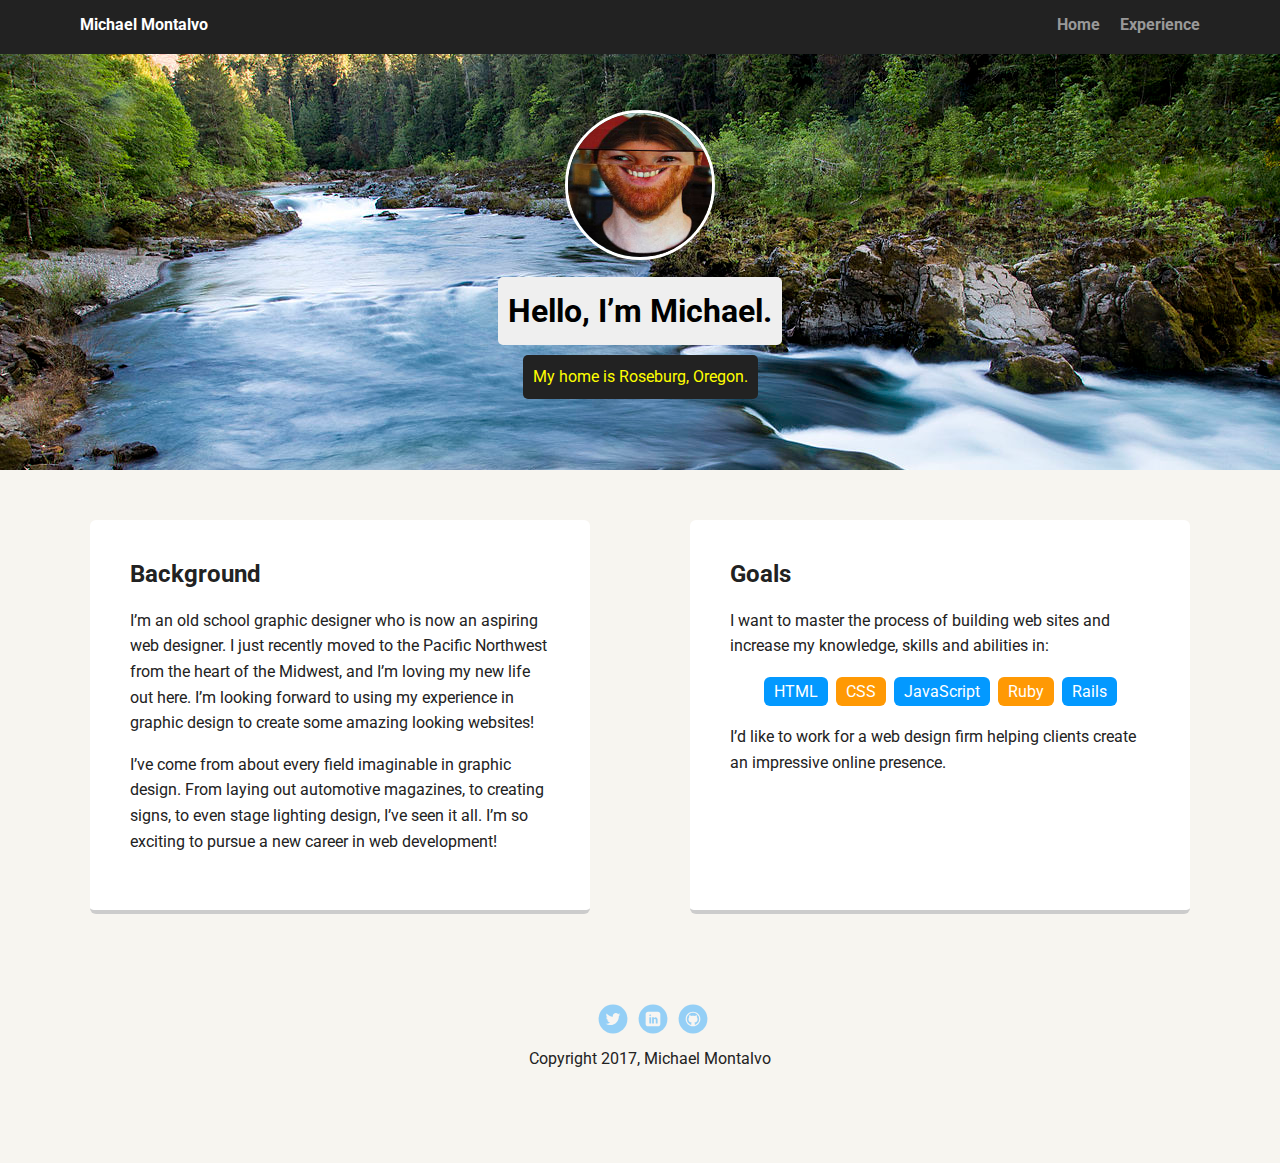
<file: index.html>
<!doctype html>
<html lang="en">
<head>
  <meta charset="utf-8">
  <title>Michael Montalvo's Profile</title>
  <meta name="viewport" content="width=device-width, initial-scale=1.0">
  <link rel="stylesheet" href="styles.css">
  <link href="https://fonts.googleapis.com/css?family=Muli%7CRoboto:400,300,500,700,900" rel="stylesheet"></head>
  <body>

    <div class="main-nav">
        <ul class="nav">
          <li class="name">Michael Montalvo</li>
          <li><a href="#">Home</a></li>
          <li><a href="#">Experience</a></li>
        </ul>
    </div>

    <header>
      <img src="images/me.png" alt="AFX Syro Face" class="profile-image">
      <h1 class="tag name">Hello, I’m Michael.</h1>
      <p class="tag location">My home is Roseburg, Oregon.</p>
    </header>

    <main class="flex">
      <div class="card">
        <h2>Background</h2>
        <p>I’m an old school graphic designer who is now an aspiring web designer. I just recently moved to the Pacific Northwest from the heart of the Midwest, and I’m loving my new life out here. I’m looking forward to using my experience in graphic design to create some amazing looking websites!</p>
        <p>I’ve come from about every field imaginable in graphic design. From laying out automotive magazines, to creating signs, to even stage lighting design, I’ve seen it all. I’m so exciting to pursue a new career in web development!</p>
      </div>

      <div class="card">
        <h2>Goals</h2>
        <p>I want to master the process of building web sites and increase my knowledge, skills and abilities in:</p>
        <ul class="skills">
          <li>HTML</li>
          <li>CSS</li>
          <li>JavaScript</li>
          <li>Ruby</li>
          <li>Rails</li>
        </ul>
        <p>I’d like to work for a web design firm helping clients create an impressive online presence.</p>
      </div>

    </main>
    <footer>
      <ul>
        <li><a href="http://twitter.com/powertree" class="social twitter">Twitter</a></li>
        <li><a href="http://www.linkedin.com/in/michael-montalvo-8531369" class="social linkedin">LinkedIn</a></li>
        <li><a href="https://github.com/malpheres" class="social github">Github</a></li>
      </ul>
      <p class="copyright">Copyright 2017, Michael Montalvo</p>
    </footer>
  </body>
  </html>
</file>
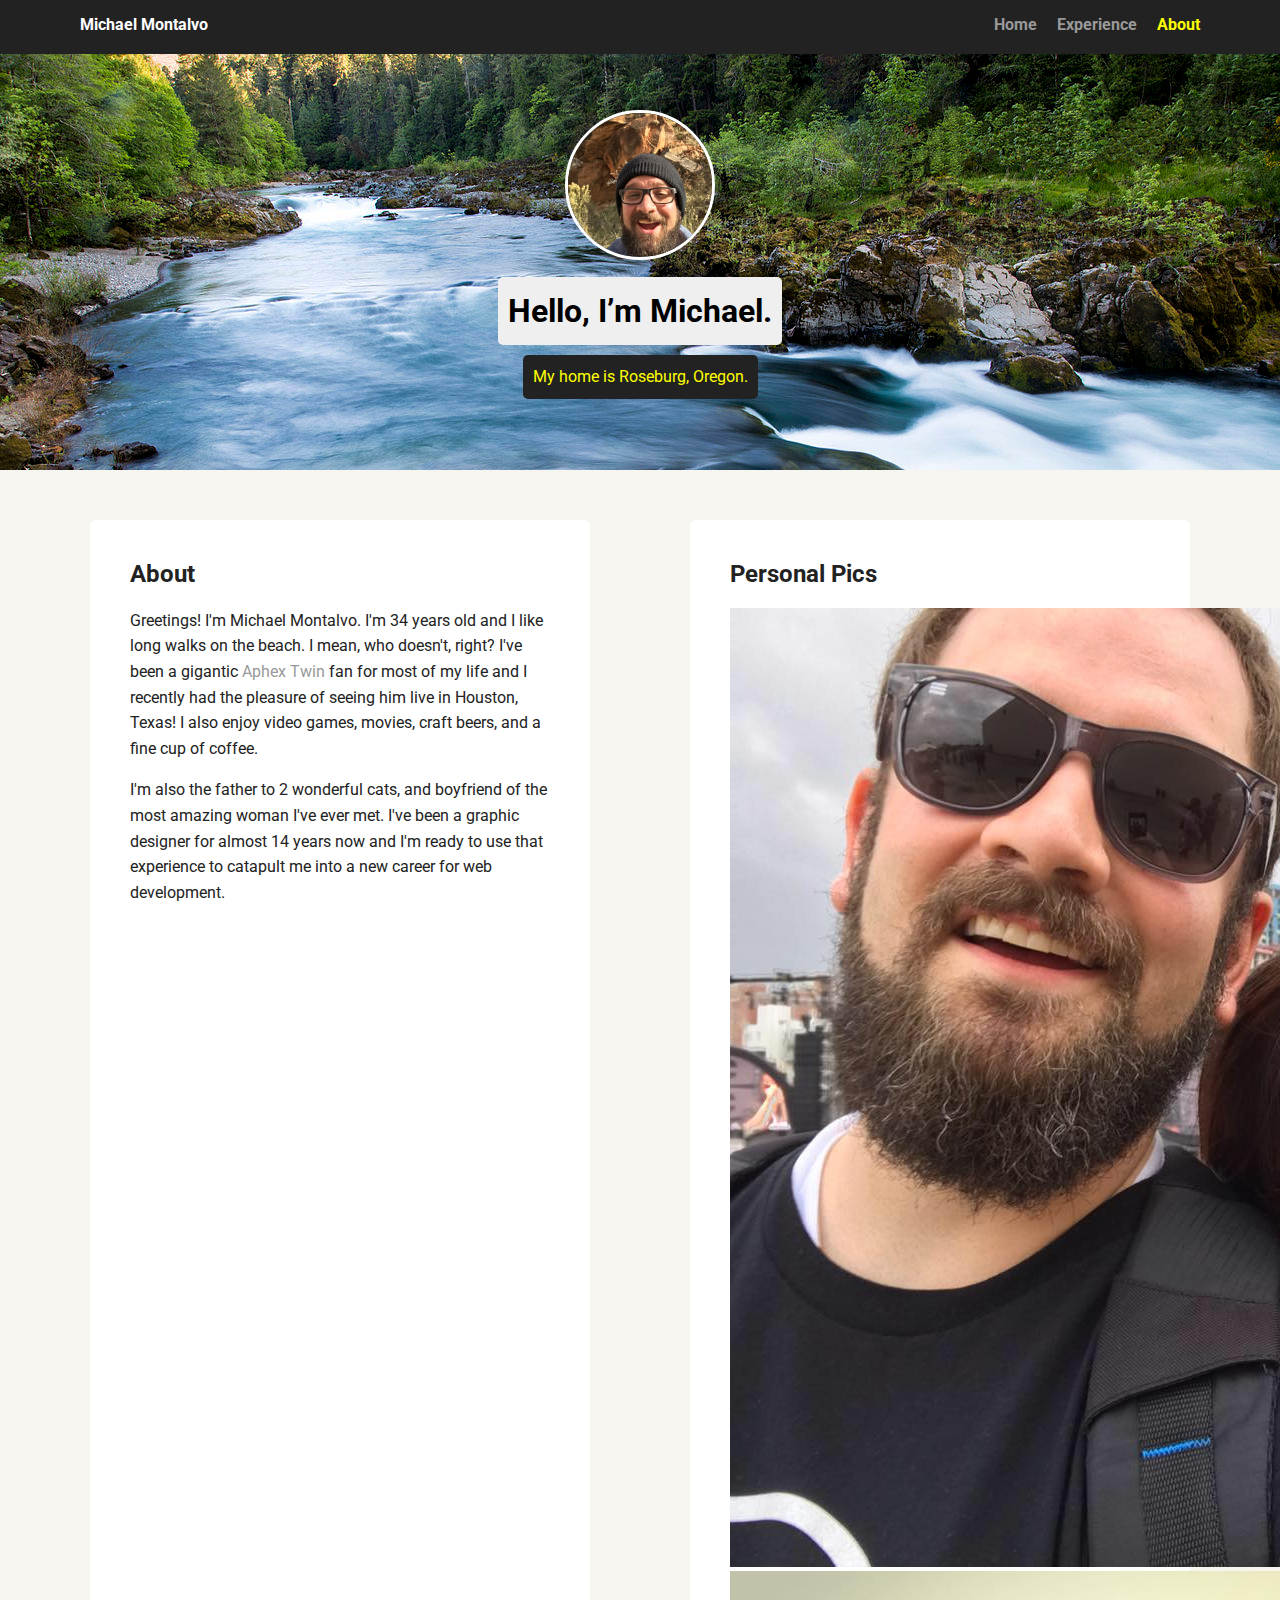
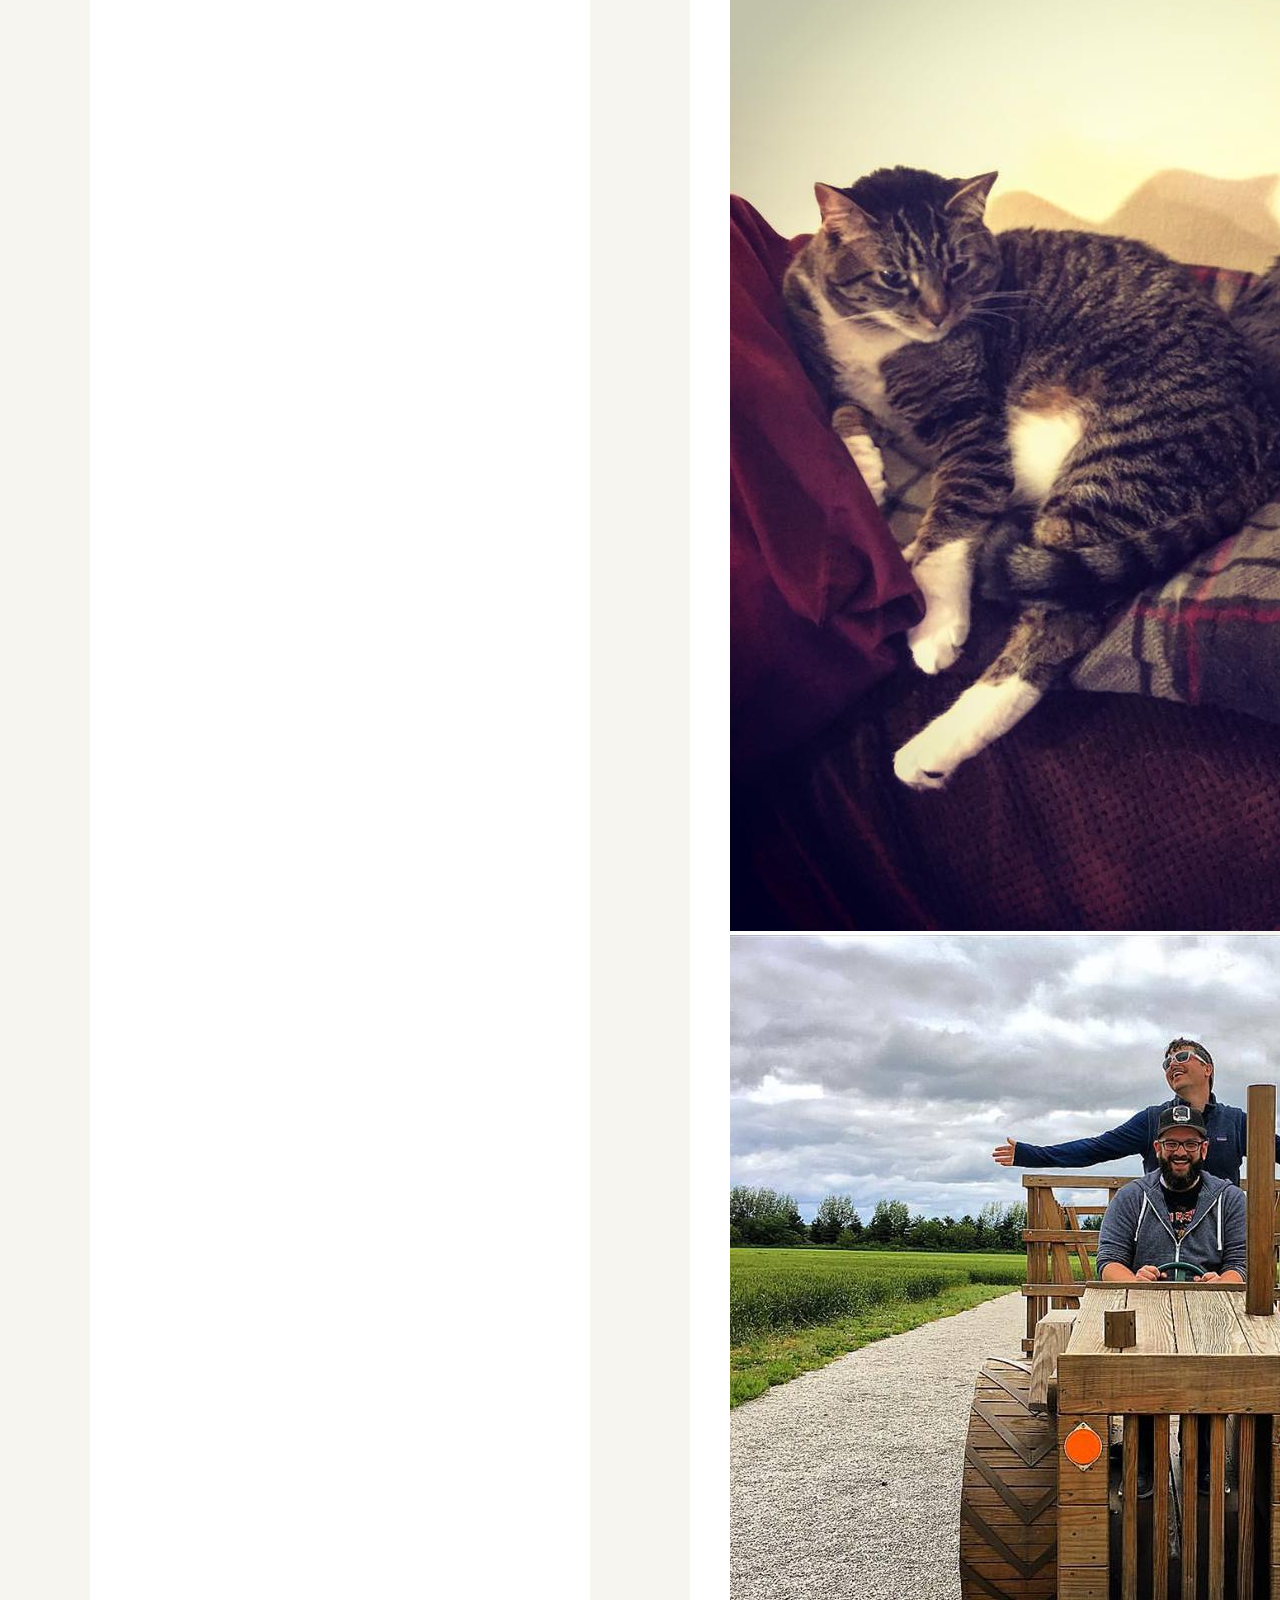
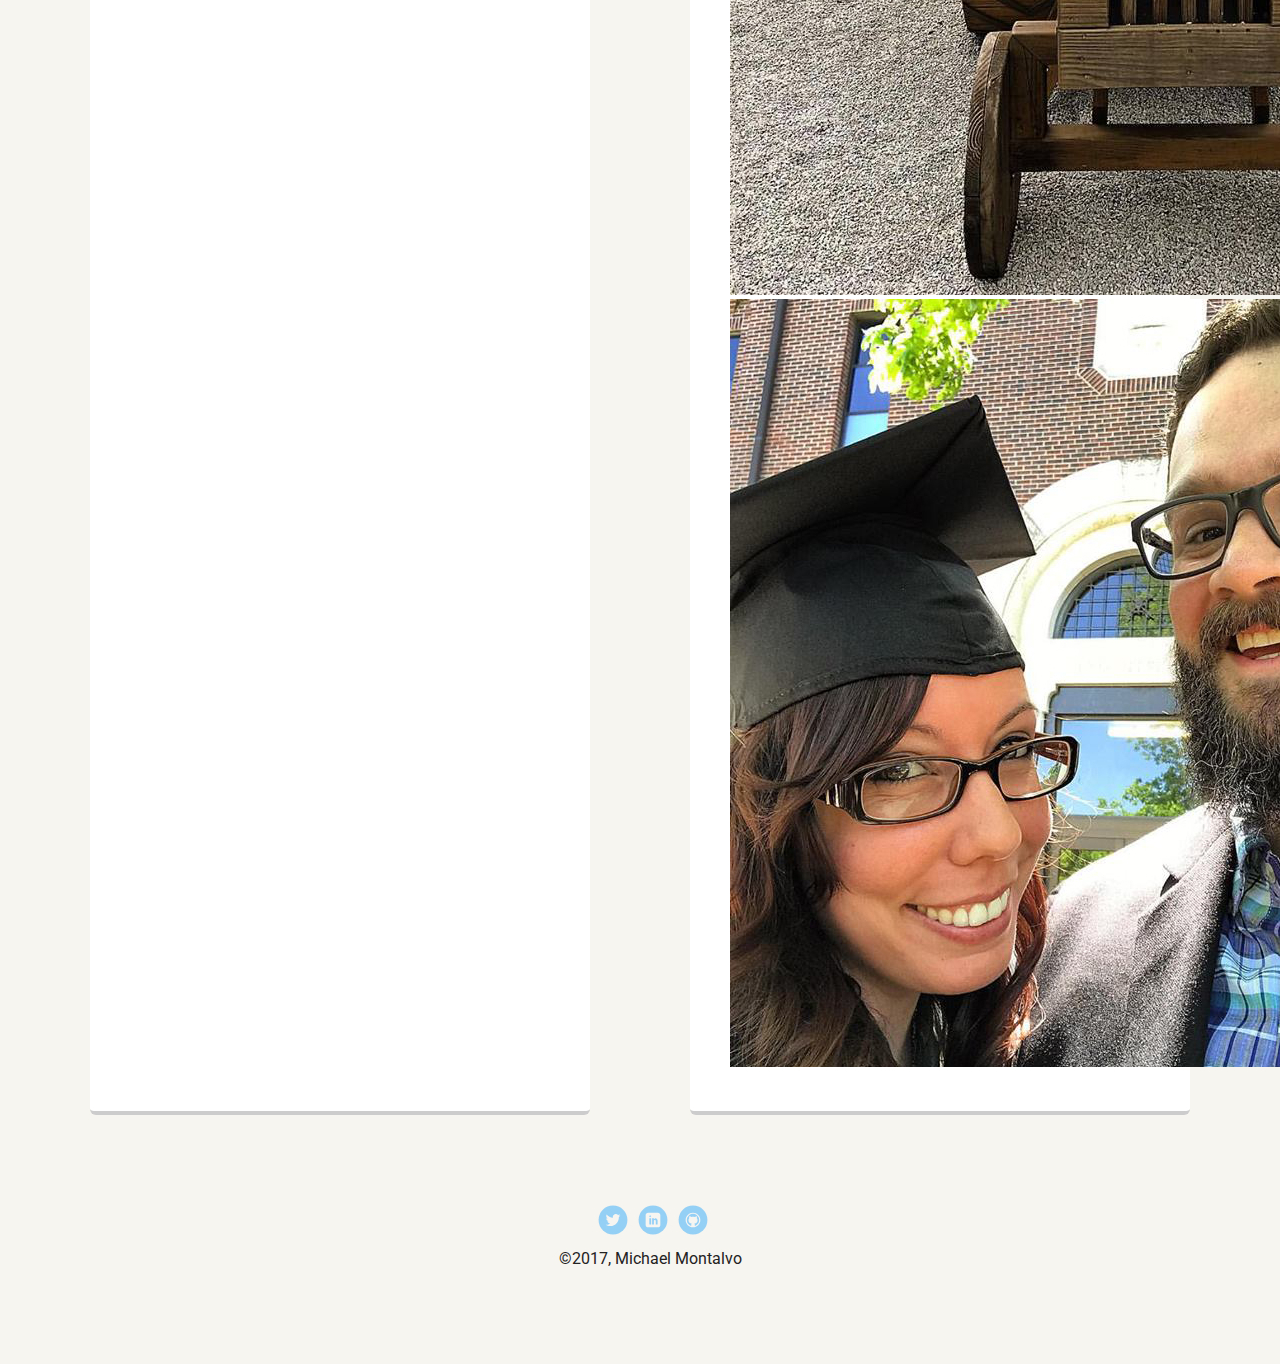
<file: about.html>
<!doctype html>
<html lang="en">
<head>
  <meta charset="utf-8">
  <title>Michael Montalvo's Profile</title>
  <meta name="viewport" content="width=device-width, initial-scale=1.0">
  <link rel="stylesheet" href="styles.css">
  <link href="https://fonts.googleapis.com/css?family=Muli%7CRoboto:400,300,500,700,900" rel="stylesheet"></head>
  <body>

    <div class="main-nav">
        <ul class="nav">
          <li class="name">Michael Montalvo</li>
          <li><a href="index.html">Home</a></li>
          <li><a href="experience.html">Experience</a></li>
          <li><a href="about.html" class="selected">About</a></li>
        </ul>
    </div>

    <header>
      <img src="images/me3.png" alt="AFX Syro Face" class="profile-image">
      <h1 class="tag name">Hello, I’m Michael.</h1>
      <p class="tag location">My home is Roseburg, Oregon.</p>
    </header>


      <main class="flex">
        <div class="card">
          <h2>About</h2>
          <p>Greetings! I'm Michael Montalvo. I'm 34 years old and I like long walks on the beach. I mean, who doesn't, right? I've been a gigantic <a href="https://en.wikipedia.org/wiki/Aphex_Twin" target="_blank">Aphex Twin</a> fan for most of my life and I recently had the pleasure of seeing him live in Houston, Texas! I also enjoy video games, movies, craft beers, and a fine cup of coffee.</p>
          <p>I'm also the father to 2 wonderful cats, and boyfriend of the most amazing woman I've ever met. I've been a graphic designer for almost 14 years now and I'm ready to use that experience to catapult me into a new career for web development.</p>
        </div>
        <div class="card">
          <h2>Personal Pics</h2>
            <a href="images/PP01.jpg"><img src="images/PP01.jpg" alt="Me and Crystal" class="pp"></a>
            <a href="images/PP02.jpg"><img src="images/PP02.jpg" alt="Meeps and Justice" class="pp"></a>
            <a href="images/PP03.jpg"><img src="images/PP03.jpg" alt="Embracing the Midwest" class="pp"></a>
            <a href="images/PP04.jpg"><img src="images/PP04.jpg" alt="Crystal's Graduation" class="pp"></a>
        </div>
      </main>

    <footer>
      <ul>
        <li><a href="http://twitter.com/powertree" class="social twitter">Twitter</a></li>
        <li><a href="http://www.linkedin.com/in/michael-montalvo-8531369" class="social linkedin">LinkedIn</a></li>
        <li><a href="https://github.com/malpheres" class="social github">Github</a></li>
      </ul>
      <p class="copyright">&copy;2017, Michael Montalvo</p>
    </footer>
  </body>
  </html>
</file>
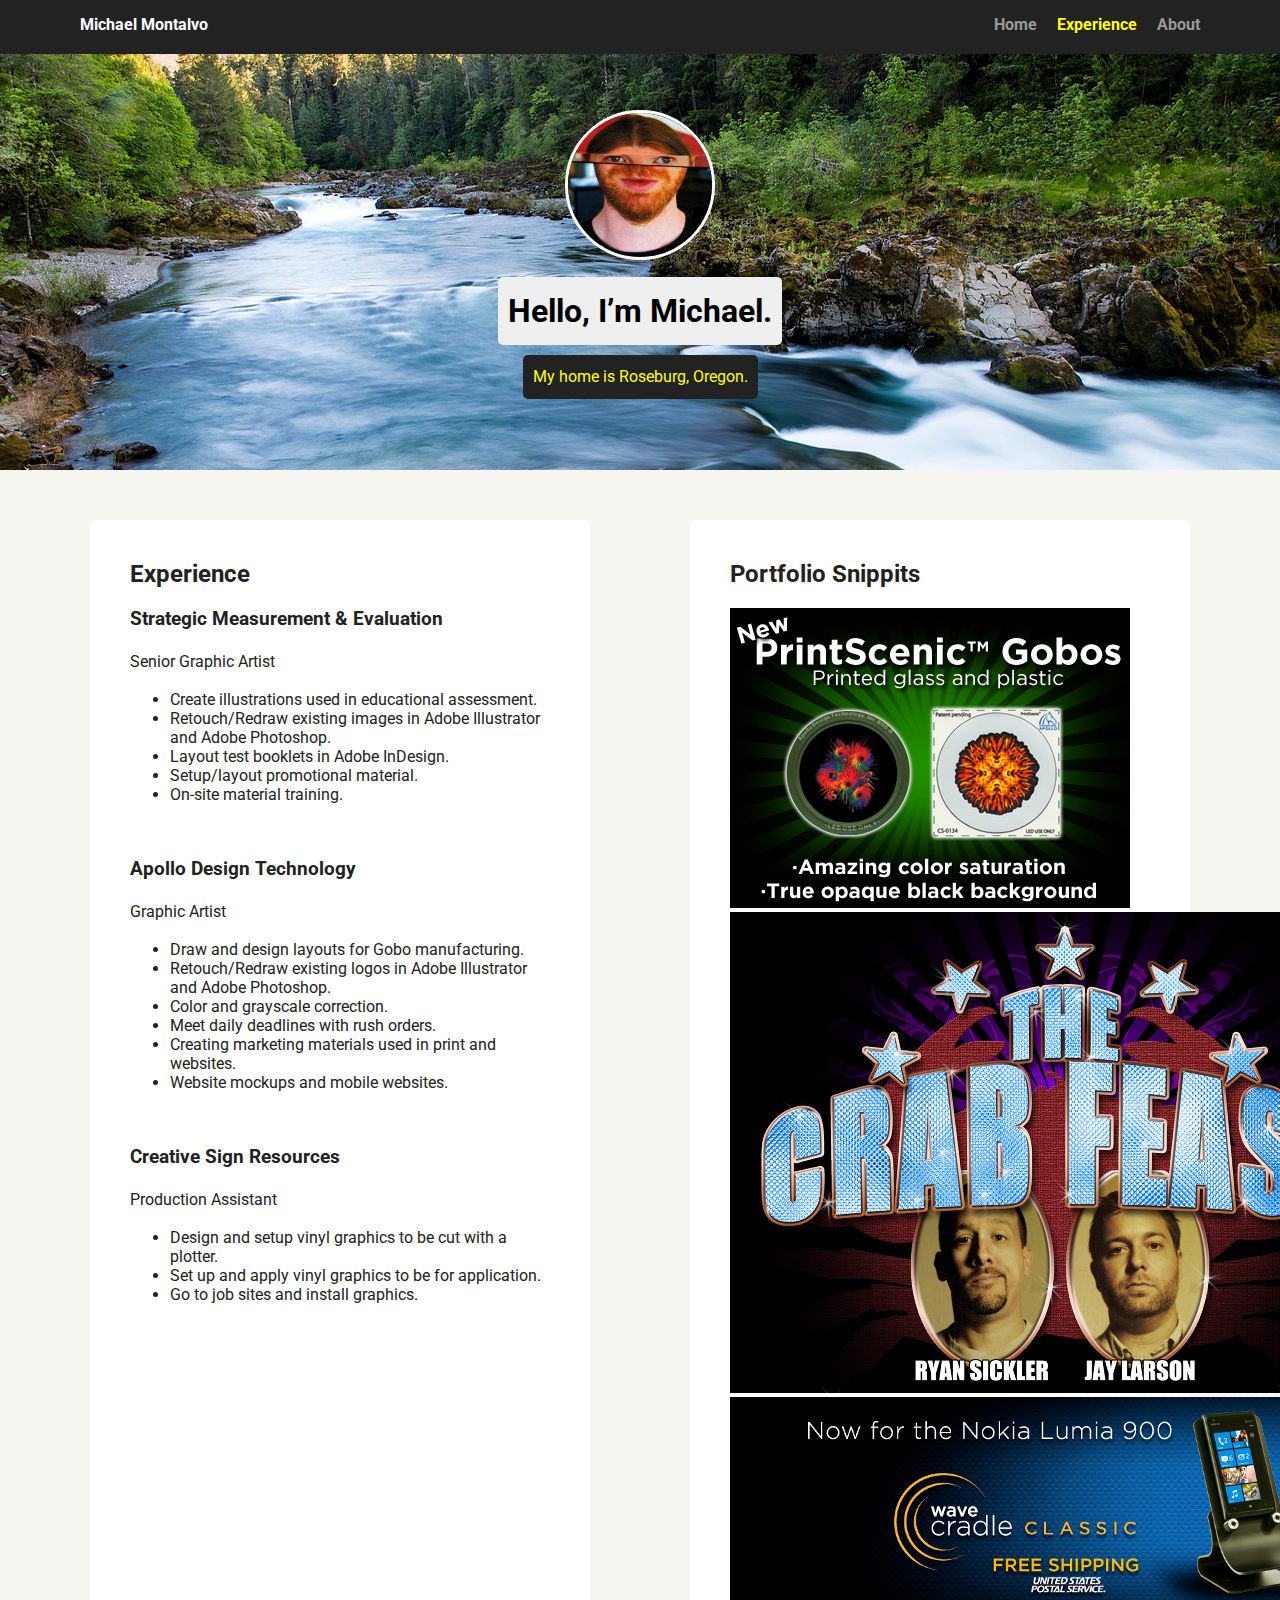
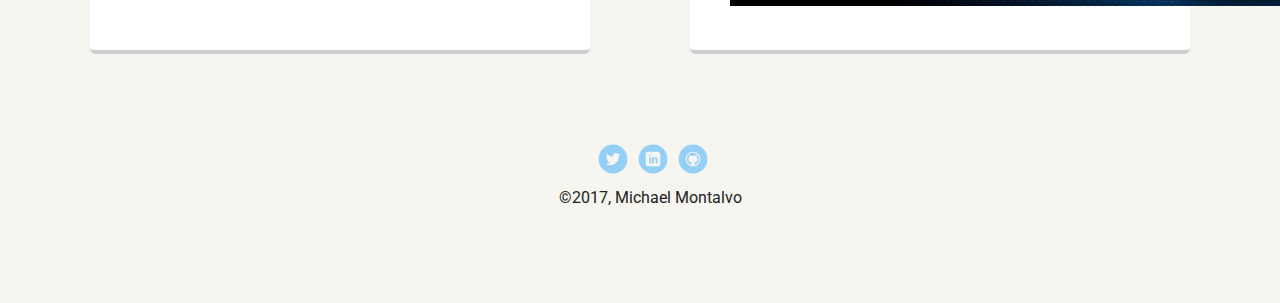
<file: experience.html>
<!doctype html>
<html lang="en">
<head>
  <meta charset="utf-8">
  <title>Michael Montalvo's Profile</title>
  <meta name="viewport" content="width=device-width, initial-scale=1.0">
  <link rel="stylesheet" href="styles.css">
  <link href="https://fonts.googleapis.com/css?family=Muli%7CRoboto:400,300,500,700,900" rel="stylesheet"></head>
  <body>

    <div class="main-nav">
        <ul class="nav">
          <li class="name">Michael Montalvo</li>
          <li><a href="index.html">Home</a></li>
          <li><a href="experience.html" class="selected">Experience</a></li>
          <li><a href="about.html">About</a></li>
        </ul>
    </div>

    <header>
      <img src="images/me02.png" alt="AFX Syro Face" class="profile-image">
      <h1 class="tag name">Hello, I’m Michael.</h1>
      <p class="tag location">My home is Roseburg, Oregon.</p>
    </header>

    <main class="flex">
      <div class="card">
        <h2>Experience</h2>
        <h3>Strategic Measurement &amp; Evaluation</h3>
        <p>Senior Graphic Artist</p>
        <ul>
          <li>Create illustrations used in educational assessment.</li>
          <li>Retouch/Redraw existing images in Adobe Illustrator and Adobe Photoshop.</li>
          <li>Layout test booklets in Adobe InDesign.</li>
          <li>Setup/layout promotional material.</li>
          <li>On-site material training.</li>
        </ul>
        <br>
        <h3>Apollo Design Technology</h3>
        <p>Graphic Artist</p>
        <ul>
          <li>Draw and design layouts for Gobo manufacturing.</li>
          <li>Retouch/Redraw existing logos in Adobe Illustrator and Adobe Photoshop.</li>
          <li>Color and grayscale correction.</li>
          <li>Meet daily deadlines with rush orders.</li>
          <li>Creating marketing materials used in print and websites.</li>
          <li>Website mockups and mobile websites.</li>
        </ul>
        <br>
        <h3>Creative Sign Resources</h3>
        <p>Production Assistant</p>
        <ul>
          <li>Design and setup vinyl graphics to be cut with a plotter.</li>
          <li>Set up and apply vinyl graphics to be for application.</li>
          <li>Go to job sites and install graphics.</li>
        </ul>
      </div>

      <div class="card">
        <h2>Portfolio Snippits</h2>
        <a href="images/PF01.png"><img src="images/PF01.png" alt="Web Banner for Apollo Design Technology" class="port"></a>
        <a href="images/PF02.png"><img src="images/PF02.png" alt="Web Banner for the Podcast The Crab Feast" class="port"></a>
        <a href="images/PF03.png"><img src="images/PF03.png" alt="Web Banner for Avid Labs" class="port"></a>
      </div>

    </main>
    <footer>
      <ul>
        <li><a href="http://twitter.com/powertree" class="social twitter">Twitter</a></li>
        <li><a href="http://www.linkedin.com/in/michael-montalvo-8531369" class="social linkedin">LinkedIn</a></li>
        <li><a href="https://github.com/malpheres" class="social github">Github</a></li>
      </ul>
      <p class="copyright">&copy;2017, Michael Montalvo</p>
    </footer>
  </body>
  </html>
</file>
<file: styles.css>
/* Global Layout Set-up */
* {
  box-sizing: border-box;
}

body {
  margin: 0;
  padding: 0;
  text-align: center;
  font-family: 'Roboto', sans-serif;
  color: #222;
  background: #f7f5f0;
}
/* Link Styles */

a {
  text-decoration: none;
  color: #999;
}
a:hover {
  color: #6633ff;
}

/* Section Styles */

.main-nav {
  width: 100%;
  background: #222;
  min-height: 30px;
  padding: 10px;
  position: fixed;
  text-align: center;
}
.nav {
  display: flex;
  justify-content: space-around;
  font-weight: 700;
  list-style-type: none;
  margin: 0 auto;
  padding: 0;
}

.nav .selected {
  color: yellow;
}

.nav .name {
    display: block;
    margin-right: auto;
    color: white;
}
.nav li {
  padding: 5px 10px 10px 10px;
}
.nav a {
  transition: all .5s;
}
.nav a:hover {
  color: white
}

header {
  text-align: center;
  background: url('images/umpqua.jpg') no-repeat top center ;
  background-size: cover;
  overflow: hidden;
  padding-top: 60px;
}
header {
  line-height: 1.5;
}
header .profile-image {
  margin-top: 50px;
  width: 150px;
  height: 150px;
  border-radius: 50%;
  border: 3px solid white;
  transition: all .5s;
}
header .profile-image:hover {
  transform: scale(1.2) rotate(5deg);
}
.tag {
  background-color: #efefef;
  color: black;
  padding: 10px;
  border-radius: 5px;
  display: table;
  margin: 10px auto;
}
.location {
  background-color: #222;
  color: yellow;
}
.card {
  margin: 30px;
  padding: 20px 40px 40px;
  max-width: 500px;
  text-align: left;
  background: #fff;
  border-bottom: 4px solid #ccc;
  border-radius: 6px;
  transition: all .5s;
}
.card:hover {
  border-color: #ff99ff;
}

ul.skills {
  padding: 0;
  text-align: center;
}

.skills li {
  border-radius: 6px;
  display: inline-block;
  background: #ff9904;
  color: white;
  padding: 5px 10px;
  margin: 2px;
}

.skills li:nth-child(odd) {
  background: #0399ff;
}

footer {
  width: 100%;
  min-height: 30px;
  padding: 20px 0 40px 20px;
}

footer .copyright {
  top: -8px;
  font-size: .75em;
}

footer ul {
  list-style-type: none;
  margin: 0;
  padding: 0;
}

footer ul li {
  display: inline-block;
}

a.social {
  display: inline-block;
  text-indent: -9999px;
  margin-left: 5px;
  width: 30px;
  height: 30px;
  background-size: 30px 30px;
  opacity: .4;
  transition: all .5s;
}
a.twitter {
  background-image: url(images/twitter.svg);
}
a.linkedin {
  background-image: url(images/linkedin.svg);
}
a.github {
  background-image: url(images/github.svg);
}
a.social:hover {
  opacity: 1;
}
.clearfix {
  clear: both;
}

/* Styles for larger screens */
@media screen and (min-width: 720px) {

  .flex {
      display: -ms-flexbox;      /* TWEENER - IE 10 */
      display: flex;
      max-width: 1200px;
      -ms-flex-pack: distribute;
      justify-content: space-around;
      margin: 0 auto;
  }

  header {
    min-height: 470px;
  }

  .nav {
    max-width: 1200px;
    padding: 0 30px;
  }


  main {
    padding-top: 20px;
  }

  main p {
    line-height: 1.6em;
  }

  footer {
    font-size: 1.3em;
    max-width: 1200px;
    margin: 40px auto;
  }

}
</file>
